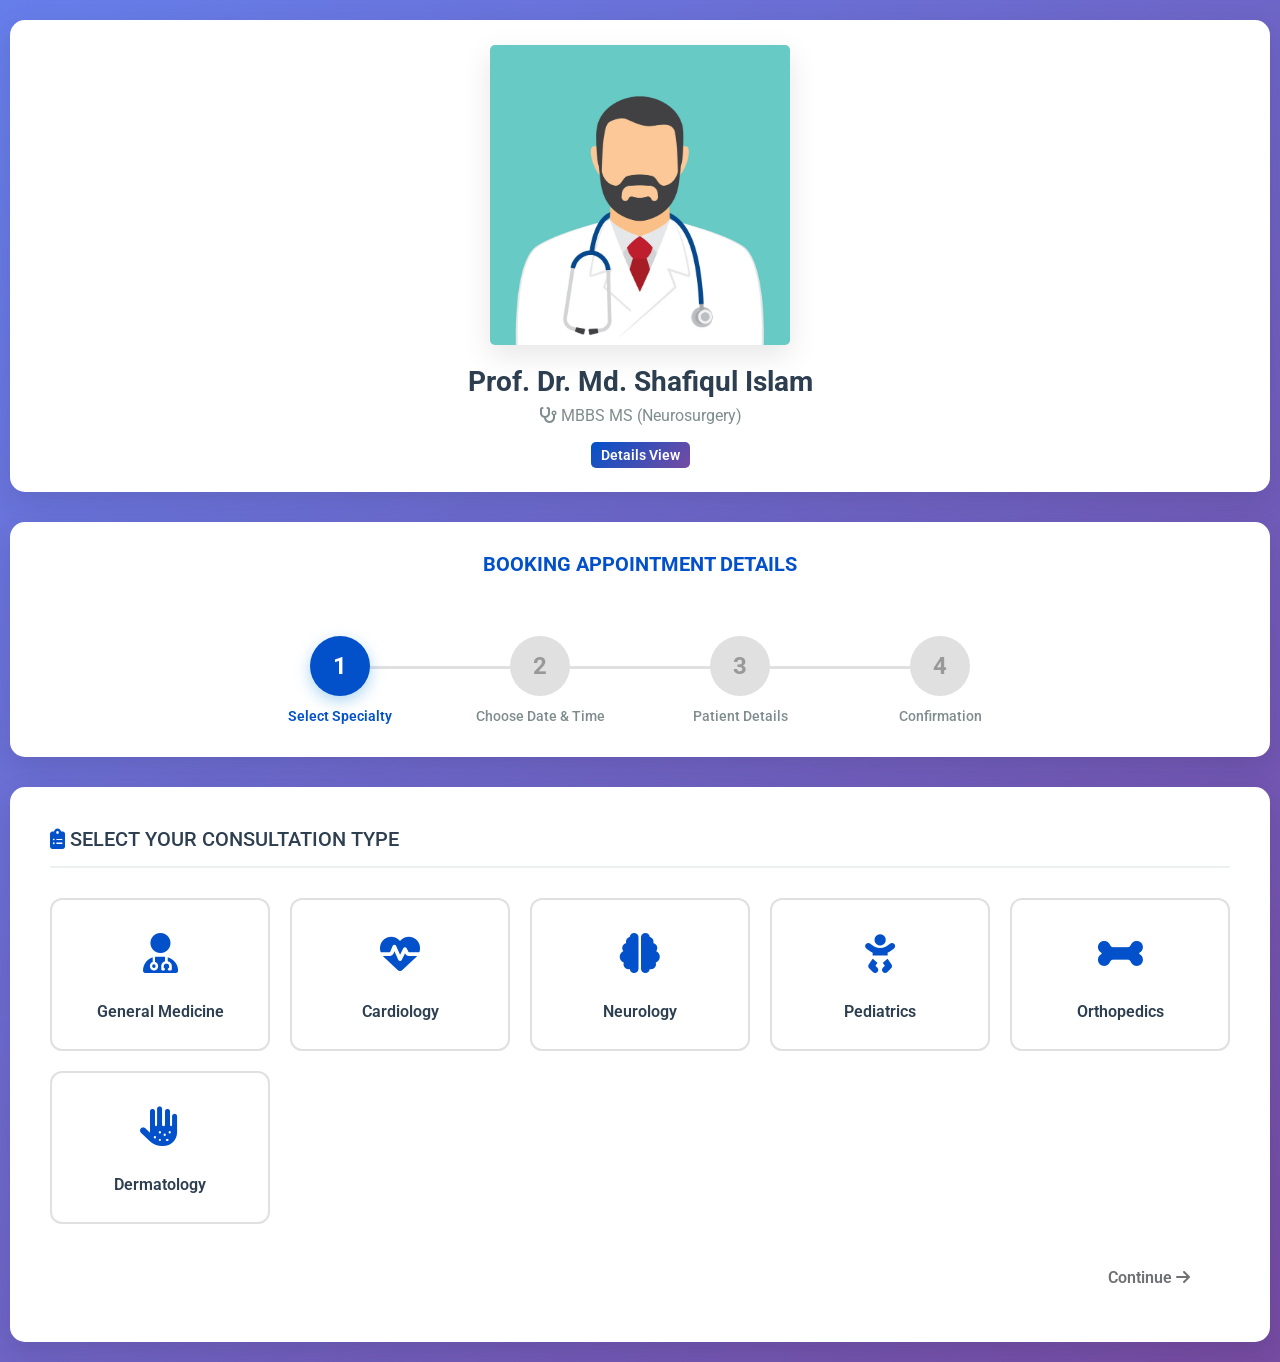
<file: index.html>
<!doctype html>
<html lang="en">
  <head>
    <meta charset="UTF-8" />
    <meta name="viewport" content="width=device-width, initial-scale=1.0" />
    <title>Book Your Appointment</title>
    <link
      href="https://cdn.jsdelivr.net/npm/bootstrap@5.3.2/dist/css/bootstrap.min.css"
      rel="stylesheet"
    />
    <link
      rel="stylesheet"
      href="https://cdnjs.cloudflare.com/ajax/libs/font-awesome/6.4.0/css/all.min.css"
    />
    <link
      href="https://fonts.googleapis.com/css2?family=Roboto:ital,wght@0,100..900;1,100..900&display=swap"
      rel="stylesheet"
    />
    <link rel="stylesheet" href="assets/css/style.css" />
  </head>
  <body>
    <div class="page-container">
      <!-- Header -->
      <div class="header-section">
        <div class="doctor-info">
          <div class="doctor-avatar">
            <img src="assets/images/avata-doctor.png" alt="avata-doctor" />
          </div>
          <div class="doctor-details">
            <h2>Prof. Dr. Md. Shafiqul Islam</h2>
            <p><i class="fas fa-stethoscope"></i> MBBS MS (Neurosurgery)</p>
            <a href="doctor-profile.html">Details View</a>
          </div>
        </div>
      </div>

      <!-- Progress Steps -->
      <div class="steps-container">
        <h3 class="step-headline">Booking Appointment Details</h3>
        <div class="steps-wrapper">
          <div class="step-item active" data-step="1">
            <div class="step-circle">
              <span class="step-number">1</span>
            </div>
            <div class="step-label">Select Specialty</div>
            <div class="step-line"></div>
          </div>
          <div class="step-item" data-step="2">
            <div class="step-circle">
              <span class="step-number">2</span>
            </div>
            <div class="step-label">Choose Date & Time</div>
            <div class="step-line"></div>
          </div>
          <div class="step-item" data-step="3">
            <div class="step-circle">
              <span class="step-number">3</span>
            </div>
            <div class="step-label">Patient Details</div>
            <div class="step-line"></div>
          </div>
          <div class="step-item" data-step="4">
            <div class="step-circle">
              <span class="step-number">4</span>
            </div>
            <div class="step-label">Confirmation</div>
          </div>
        </div>
      </div>

      <!-- Main Content -->
      <div class="content-card" id="mainContent">
        <!-- Dynamic content will load here -->
      </div>
    </div>

    <script src="https://cdn.jsdelivr.net/npm/bootstrap@5.3.2/dist/js/bootstrap.bundle.min.js"></script>
    <script>
      // Booking System State
      const bookingState = {
        currentStep: 1,
        specialty: null,
        date: null,
        timeSlot: null,
        patientInfo: {},
      };

      // Specialty Options
      const specialties = [
        { id: "general", name: "General Medicine", icon: "fa-user-doctor" },
        { id: "cardiology", name: "Cardiology", icon: "fa-heart-pulse" },
        { id: "neurology", name: "Neurology", icon: "fa-brain" },
        { id: "pediatrics", name: "Pediatrics", icon: "fa-baby" },
        { id: "orthopedics", name: "Orthopedics", icon: "fa-bone" },
        { id: "dermatology", name: "Dermatology", icon: "fa-hand-dots" },
      ];

      // Available Time Slots
      const timeSlots = {
        morning: [
          "09:00 AM",
          "09:30 AM",
          "10:00 AM",
          "10:30 AM",
          "11:00 AM",
          "11:30 AM",
        ],
        afternoon: [
          "02:00 PM",
          "02:30 PM",
          "03:00 PM",
          "03:30 PM",
          "04:00 PM",
          "04:30 PM",
        ],
        evening: ["06:00 PM", "06:30 PM", "07:00 PM", "07:30 PM", "08:00 PM"],
      };

      // Initialize
      renderStep(1);

      // Update Progress
      function updateProgress(step) {
        const steps = document.querySelectorAll(".step-item");
        steps.forEach((item, index) => {
          const stepNum = index + 1;
          item.classList.remove("active", "completed");

          if (stepNum < step) {
            item.classList.add("completed");
          } else if (stepNum === step) {
            item.classList.add("active");
          }
        });
      }

      // Render Step
      function renderStep(step) {
        bookingState.currentStep = step;
        updateProgress(step);

        const content = document.getElementById("mainContent");

        switch (step) {
          case 1:
            renderSpecialtySelection();
            break;
          case 2:
            renderDateTimeSelection();
            break;
          case 3:
            renderPatientDetails();
            break;
          case 4:
            renderConfirmation();
            break;
          case 5:
            renderSuccess();
            break;
        }
      }

      // Step 1: Specialty Selection
      function renderSpecialtySelection() {
        const content = document.getElementById("mainContent");
        content.innerHTML = `
                <h3 class="page-title"><i class="fas fa-clipboard-list"></i> Select Your Consultation Type</h3>
                <div class="specialty-grid" id="specialtyGrid">
                    ${specialties
                      .map(
                        (spec) => `
                        <div class="specialty-card ${bookingState.specialty === spec.id ? "selected" : ""}" 
                             onclick="selectSpecialty('${spec.id}')">
                            <div class="specialty-icon">
                                <i class="fas ${spec.icon}"></i>
                            </div>
                            <div class="specialty-name">${spec.name}</div>
                        </div>
                    `,
                      )
                      .join("")}
                </div>
                <div class="text-end">
                    <button class="btn btn-action btn-primary-custom" onclick="goToStep(2)" 
                            ${!bookingState.specialty ? "disabled" : ""}>
                        Continue <i class="fas fa-arrow-right"></i>
                    </button>
                </div>
            `;
      }

      function selectSpecialty(specialtyId) {
        bookingState.specialty = specialtyId;
        renderSpecialtySelection();
      }

      // Step 2: Date & Time Selection
      function renderDateTimeSelection() {
        const dates = getNextDays(7);
        const content = document.getElementById("mainContent");

        content.innerHTML = `
                <h3 class="page-title"><i class="fas fa-calendar-days"></i> Choose Your Appointment Date & Time</h3>
                
                <h5 style="color: var(--primary-color); margin-bottom: 15px;">Select Date</h5>
                <div class="date-selector">
                    ${dates
                      .map(
                        (date) => `
                        <div class="date-btn ${bookingState.date === date.full ? "selected" : ""}" 
                             onclick="selectDate('${date.full}')">
                            <div style="font-size: 12px; ">${date.day}</div>
                            <div style="font-size: 20px; font-weight: bold;">${date.date}</div>
                            <div style="font-size: 11px; ">${date.month}</div>
                        </div>
                    `,
                      )
                      .join("")}
                </div>

                ${
                  bookingState.date
                    ? `
                    <h5 style="color: var(--primary-color); margin-top: 30px; margin-bottom: 15px;">Select Time</h5>
                    
                    <h6 style="color: #7f8c8d; margin-top: 20px;">Morning</h6>
                    <div class="time-slots">
                        ${timeSlots.morning
                          .map(
                            (time) => `
                            <div class="time-slot ${bookingState.timeSlot === time ? "selected" : ""}" 
                                 onclick="selectTime('${time}')">
                                <i class="fas fa-clock"></i> ${time}
                            </div>
                        `,
                          )
                          .join("")}
                    </div>

                    <h6 style="color: #7f8c8d; margin-top: 20px;">Afternoon</h6>
                    <div class="time-slots">
                        ${timeSlots.afternoon
                          .map(
                            (time) => `
                            <div class="time-slot ${bookingState.timeSlot === time ? "selected" : ""}" 
                                 onclick="selectTime('${time}')">
                                <i class="fas fa-clock"></i> ${time}
                            </div>
                        `,
                          )
                          .join("")}
                    </div>

                    <h6 style="color: #7f8c8d; margin-top: 20px;">Evening</h6>
                    <div class="time-slots">
                        ${timeSlots.evening
                          .map(
                            (time) => `
                            <div class="time-slot ${bookingState.timeSlot === time ? "selected" : ""}" 
                                 onclick="selectTime('${time}')">
                                <i class="fas fa-clock"></i> ${time}
                            </div>
                        `,
                          )
                          .join("")}
                    </div>
                `
                    : ""
                }

                <div class="d-flex justify-content-between mt-4">
                    <button class="btn btn-action btn-secondary-custom" onclick="goToStep(1)">
                        <i class="fas fa-arrow-left"></i> Back
                    </button>
                    <button class="btn btn-action btn-primary-custom" 
                            onclick="goToStep(3)" 
                            ${!bookingState.date || !bookingState.timeSlot ? "disabled" : ""}>
                        Continue <i class="fas fa-arrow-right"></i>
                    </button>
                </div>
            `;
      }

      function selectDate(date) {
        bookingState.date = date;
        bookingState.timeSlot = null; // Reset time selection
        renderDateTimeSelection();
      }

      function selectTime(time) {
        bookingState.timeSlot = time;
        renderDateTimeSelection();
      }

      // Step 3: Patient Details
      function renderPatientDetails() {
        const content = document.getElementById("mainContent");
        content.innerHTML = `
                <h3 class="page-title"><i class="fas fa-user"></i> Patient Information</h3>
                
                <form id="patientForm">
                    <div class="row">
                        <div class="col-md-6">
                            <div class="form-group">
                                <label class="form-label">Full Name <span class="required-star">*</span></label>
                                <input type="text" class="form-control" id="patientName" 
                                       value="${bookingState.patientInfo.name || ""}" 
                                       placeholder="Enter your full name">
                            </div>
                        </div>
                        <div class="col-md-6">
                            <div class="form-group">
                                <label class="form-label">Phone Number <span class="required-star">*</span></label>
                                <input type="tel" class="form-control" id="patientPhone" 
                                       value="${bookingState.patientInfo.phone || ""}" 
                                       placeholder="Enter phone number">
                            </div>
                        </div>
                    </div>

                    <div class="row">
                        <div class="col-md-6">
                            <div class="form-group">
                                <label class="form-label">Email Address <span class="required-star">*</span></label>
                                <input type="email" class="form-control" id="patientEmail" 
                                       value="${bookingState.patientInfo.email || ""}" 
                                       placeholder="Enter email address">
                            </div>
                        </div>
                        <div class="col-md-3">
                            <div class="form-group">
                                <label class="form-label">Age <span class="required-star">*</span></label>
                                <input type="number" class="form-control" id="patientAge" 
                                       value="${bookingState.patientInfo.age || ""}" 
                                       placeholder="Age">
                            </div>
                        </div>
                        <div class="col-md-3">
                            <div class="form-group">
                                <label class="form-label">Gender <span class="required-star">*</span></label>
                                <select class="form-select" id="patientGender">
                                    <option value="">Select</option>
                                    <option value="male" ${bookingState.patientInfo.gender === "male" ? "selected" : ""}>Male</option>
                                    <option value="female" ${bookingState.patientInfo.gender === "female" ? "selected" : ""}>Female</option>
                                    <option value="other" ${bookingState.patientInfo.gender === "other" ? "selected" : ""}>Other</option>
                                </select>
                            </div>
                        </div>
                    </div>

                    <div class="form-group">
                        <label class="form-label">Address</label>
                        <textarea class="form-control" id="patientAddress" rows="3" 
                                  placeholder="Enter your full address">${bookingState.patientInfo.address || ""}</textarea>
                    </div>

                    <div class="form-group">
                        <label class="form-label">Reason for Visit</label>
                        <textarea class="form-control" id="visitReason" rows="6" 
                                  placeholder="Brief description of your health concern">${bookingState.patientInfo.reason || ""}</textarea>
                    </div>
                </form>

                <div class="d-flex justify-content-between mt-4">
                    <button class="btn btn-action btn-secondary-custom" onclick="goToStep(2)">
                        <i class="fas fa-arrow-left"></i> Back
                    </button>
                    <button class="btn btn-action btn-primary-custom" onclick="savePatientDetails()">
                        Continue <i class="fas fa-arrow-right"></i>
                    </button>
                </div>
            `;
      }

      function savePatientDetails() {
        // Save without validation (backend will validate)
        bookingState.patientInfo = {
          name: document.getElementById("patientName").value,
          phone: document.getElementById("patientPhone").value,
          email: document.getElementById("patientEmail").value,
          age: document.getElementById("patientAge").value,
          gender: document.getElementById("patientGender").value,
          address: document.getElementById("patientAddress").value,
          reason: document.getElementById("visitReason").value,
        };
        goToStep(4);
      }

      // Step 4: Confirmation
      function renderConfirmation() {
        const specialtyName =
          specialties.find((s) => s.id === bookingState.specialty)?.name || "";
        const content = document.getElementById("mainContent");

        content.innerHTML = `
                <h3 class="page-title"><i class="fas fa-check-circle"></i> Review Your Appointment</h3>
                
                <div class="summary-box">
                    <h5 style="color: var(--primary-color); margin-bottom: 20px;">Appointment Details</h5>
                    <div class="summary-item">
                        <span class="summary-label"><i class="fas fa-stethoscope"></i> Consultation Type</span>
                        <span class="summary-value">${specialtyName}</span>
                    </div>
                    <div class="summary-item">
                        <span class="summary-label"><i class="fas fa-calendar"></i> Date</span>
                        <span class="summary-value">${bookingState.date}</span>
                    </div>
                    <div class="summary-item">
                        <span class="summary-label"><i class="fas fa-clock"></i> Time</span>
                        <span class="summary-value">${bookingState.timeSlot}</span>
                    </div>
                </div>

                <div class="summary-box">
                    <h5 style="color: var(--primary-color); margin-bottom: 20px;">Patient Information</h5>
                    <div class="summary-item">
                        <span class="summary-label"><i class="fas fa-user"></i> Name</span>
                        <span class="summary-value">${bookingState.patientInfo.name}</span>
                    </div>
                    <div class="summary-item">
                        <span class="summary-label"><i class="fas fa-phone"></i> Phone</span>
                        <span class="summary-value">${bookingState.patientInfo.phone}</span>
                    </div>
                    <div class="summary-item">
                        <span class="summary-label"><i class="fas fa-envelope"></i> Email</span>
                        <span class="summary-value">${bookingState.patientInfo.email}</span>
                    </div>
                    <div class="summary-item">
                        <span class="summary-label"><i class="fas fa-calendar-days"></i> Age</span>
                        <span class="summary-value">${bookingState.patientInfo.age} years</span>
                    </div>
                </div>

                <div class="alert alert-info">
                    <i class="fas fa-info-circle"></i> Please review all details carefully before confirming your appointment.
                </div>

                <div class="d-flex justify-content-between mt-4">
                    <button class="btn btn-action btn-secondary-custom" onclick="goToStep(3)">
                        <i class="fas fa-arrow-left"></i> Back
                    </button>
                    <button class="btn btn-action btn-primary-custom" onclick="confirmBooking()">
                        <i class="fas fa-check"></i> Confirm Appointment
                    </button>
                </div>
            `;
      }

      // Step 5: Success
      function renderSuccess() {
        const appointmentId =
          "APT" + Math.random().toString(36).substr(2, 9).toUpperCase();
        const content = document.getElementById("mainContent");

        content.innerHTML = `
                <div class="text-center">
                    <div class="success-icon">
                        <i class="fas fa-check-circle"></i>
                    </div>
                    <h2 class="success-title">Appointment Confirmed!</h2>
                    <p class="success-message">Your appointment has been successfully booked.</p>
                    
                    <div class="appointment-id">
                        <strong>Appointment ID:</strong> <span style="color: var(--secondary-color); font-size: 20px;">${appointmentId}</span>
                    </div>

                    <div class="summary-box" style="max-width: 500px; margin: 0 auto 30px;">
                        <div class="summary-item">
                            <span class="summary-label">Date</span>
                            <span class="summary-value">${bookingState.date}</span>
                        </div>
                        <div class="summary-item">
                            <span class="summary-label">Time</span>
                            <span class="summary-value">${bookingState.timeSlot}</span>
                        </div>
                        <div class="summary-item">
                            <span class="summary-label">Patient</span>
                            <span class="summary-value">${bookingState.patientInfo.name}</span>
                        </div>
                    </div>

                    <div class="alert alert-success">
                        <i class="fas fa-envelope"></i> A confirmation email has been sent to <strong>${bookingState.patientInfo.email}</strong>
                    </div>

                    <div class="mt-4">
                        <button class="btn btn-action btn-primary-custom me-2" onclick="window.print()">
                            <i class="fas fa-print"></i> Print Details
                        </button>
                        <button class="btn btn-action btn-secondary-custom" onclick="location.reload()">
                            <i class="fas fa-plus"></i> Book Another
                        </button>
                    </div>
                </div>
            `;
      }

      // Confirm Booking
      function confirmBooking() {
        // Here you would send data to backend
        const bookingData = {
          specialty: bookingState.specialty,
          date: bookingState.date,
          time: bookingState.timeSlot,
          patient: bookingState.patientInfo,
        };

        console.log("Booking Data:", bookingData);

        // Submit to backend here
        // fetch('/api/appointments', { method: 'POST', body: JSON.stringify(bookingData) })

        goToStep(5);
      }

      // Navigation
      function goToStep(step) {
        renderStep(step);
        window.scrollTo({ top: 0, behavior: "smooth" });
      }

      // Helper: Get next 7 days
      function getNextDays(count) {
        const days = ["Sun", "Mon", "Tue", "Wed", "Thu", "Fri", "Sat"];
        const months = [
          "Jan",
          "Feb",
          "Mar",
          "Apr",
          "May",
          "Jun",
          "Jul",
          "Aug",
          "Sep",
          "Oct",
          "Nov",
          "Dec",
        ];
        const dates = [];

        for (let i = 0; i < count; i++) {
          const date = new Date();
          date.setDate(date.getDate() + i);
          dates.push({
            day: days[date.getDay()],
            date: date.getDate(),
            month: months[date.getMonth()],
            full: `${date.getDate()} ${months[date.getMonth()]} ${date.getFullYear()}`,
          });
        }
        return dates;
      }
    </script>
  </body>
</html>
</file>
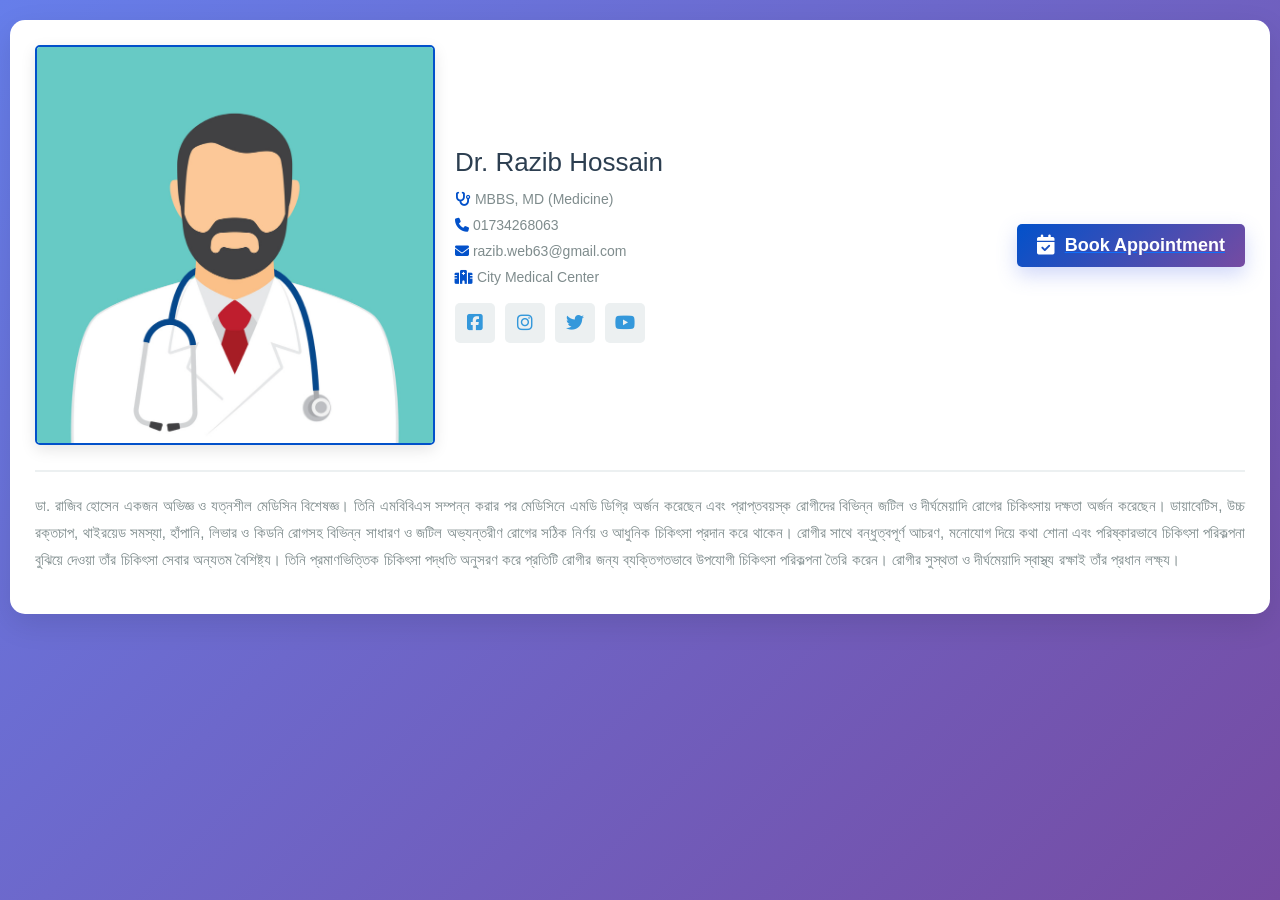
<file: doctor-profile.html>
<!doctype html>
<html lang="en">
  <head>
    <meta charset="UTF-8" />
    <meta name="viewport" content="width=device-width, initial-scale=1.0" />
    <title>Book Your Appointment</title>
    <link
      href="https://cdn.jsdelivr.net/npm/bootstrap@5.3.2/dist/css/bootstrap.min.css"
      rel="stylesheet"
    />
    <link
      rel="stylesheet"
      href="https://cdnjs.cloudflare.com/ajax/libs/font-awesome/6.4.0/css/all.min.css"
    />
    <link rel="stylesheet" href="assets/css/style.css" />
  </head>
  <body>
    <div class="page-container">
      <!-- Header -->
      <div class="header-section">
        <div class="header-content-wrapper">
          <div class="doctor-details-info">
            <div class="doctor-details-avatar">
              <img src="assets/images/avata-doctor.png" alt="avata-doctor" />
            </div>
            <div class="doctor-bio-details">
              <h2>Dr. Razib Hossain</h2>
              <p><i class="fas fa-stethoscope"></i> MBBS, MD (Medicine)</p>
              <p><i class="fas fa-phone"></i> 01734268063</p>
              <p><i class="fas fa-envelope"></i> razib.web63@gmail.com</p>
              <p><i class="fas fa-hospital"></i> City Medical Center</p>
              <div class="social-media">
                <div class="social-media-item">
                  <i class="fa-brands fa-square-facebook"></i>
                </div>
                <div class="social-media-item">
                  <i class="fa-brands fa-instagram"></i>
                </div>
                <div class="social-media-item">
                  <i class="fa-brands fa-twitter"></i>
                </div>
                <div class="social-media-item">
                  <i class="fa-brands fa-youtube"></i>
                </div>
              </div>
            </div>
          </div>

          <!-- Book Now Button -->
          <div class="book-now-section">
            <a href="index.html">
              <button class="btn-book-now">
                <i class="fas fa-calendar-check"></i> Book Appointment
              </button>
            </a>
          </div>
        </div>

        <div class="discription">
          <p>
            ডা. রাজিব হোসেন একজন অভিজ্ঞ ও যত্নশীল মেডিসিন বিশেষজ্ঞ। তিনি
            এমবিবিএস সম্পন্ন করার পর মেডিসিনে এমডি ডিগ্রি অর্জন করেছেন এবং
            প্রাপ্তবয়স্ক রোগীদের বিভিন্ন জটিল ও দীর্ঘমেয়াদি রোগের চিকিৎসায়
            দক্ষতা অর্জন করেছেন। ডায়াবেটিস, উচ্চ রক্তচাপ, থাইরয়েড সমস্যা,
            হাঁপানি, লিভার ও কিডনি রোগসহ বিভিন্ন সাধারণ ও জটিল অভ্যন্তরীণ রোগের
            সঠিক নির্ণয় ও আধুনিক চিকিৎসা প্রদান করে থাকেন। রোগীর সাথে
            বন্ধুত্বপূর্ণ আচরণ, মনোযোগ দিয়ে কথা শোনা এবং পরিষ্কারভাবে চিকিৎসা
            পরিকল্পনা বুঝিয়ে দেওয়া তাঁর চিকিৎসা সেবার অন্যতম বৈশিষ্ট্য। তিনি
            প্রমাণভিত্তিক চিকিৎসা পদ্ধতি অনুসরণ করে প্রতিটি রোগীর জন্য
            ব্যক্তিগতভাবে উপযোগী চিকিৎসা পরিকল্পনা তৈরি করেন। রোগীর সুস্থতা ও
            দীর্ঘমেয়াদি স্বাস্থ্য রক্ষাই তাঁর প্রধান লক্ষ্য।
          </p>
        </div>
      </div>
    </div>

    <script src="https://cdn.jsdelivr.net/npm/bootstrap@5.3.2/dist/js/bootstrap.bundle.min.js"></script>
  </body>
</html>
</file>
<file: assets/css/style.css>
:root {
  --primary-color: #2c3e50;
  --secondary-color: #0251ca;
  --success-color: #27ae60;
  --warning-color: #f39c12;
  --danger-color: #e74c3c;
  --light-bg: #ecf0f1;
  --card-shadow: 0 10px 30px rgba(0, 0, 0, 0.1);
}

* {
  margin: 0;
  padding: 0;
  box-sizing: border-box;
}

body {
  font-family: "Roboto", sans-serif;
  background: linear-gradient(135deg, #667eea 0%, #764ba2 100%);
  min-height: 100vh;
  padding: 20px 10px;
}

.page-container {
  max-width: 1370px;
  margin: 0 auto;
}

/* Header Section */
.header-section {
  background: white;
  border-radius: 15px;
  padding: 25px;
  margin-bottom: 30px;
  box-shadow: var(--card-shadow);
}

.doctor-info {
  display: flex;
  flex-direction: column;
  align-items: center;
  gap: 20px;
  justify-content: center;
}

.doctor-avatar img {
  width: 300px !important;
  height: 300px !important;
  border-radius: 5px;
  box-shadow: 0 10px 30px rgba(0, 0, 0, 0.1);
  display: flex;
  align-items: center;
  justify-content: center;
  color: white;
}
.doctor-details {
  text-align: center;
  text-decoration: none !important;

}

.doctor-details h2 {
  color: var(--primary-color);
  margin-bottom: 5px;
  font-weight: 700;
  font-size: 28px;
  text-align: center;
}

.doctor-details p {
  color: #7f8c8d;
  margin: 5px 0;
  text-align: center;
  padding-bottom: 10px;
}
.doctor-details a {
  text-decoration: none !important;
   background: linear-gradient(135deg, #0251ca 0%, #764ba2 100%);
  padding: 5px 10px;
  border-radius: 5px;
  color: #ffffff;
  font-weight: 600;
  font-size: 14px;
}

/* Progress Steps */
.steps-container {
  background: white;
  border-radius: 15px;
  padding: 30px;
  margin-bottom: 30px;
  box-shadow: var(--card-shadow);
}

.steps-wrapper {
  display: flex;
  justify-content: space-between;
  position: relative;
  max-width: 800px;
  margin: 0 auto;
}
.step-headline {
  font-size: 20px;
  text-transform: uppercase;
  text-align: center;
  margin-bottom: 60px;
  color: #0251ca;
  font-weight: 700;
}
.step-item {
  flex: 1;
  text-align: center;
  position: relative;
}

.step-circle {
  width: 60px;
  height: 60px;
  border-radius: 50%;
  background: #e0e0e0;
  color: #999;
  display: flex;
  align-items: center;
  justify-content: center;
  margin: 0 auto 10px;
  font-size: 24px;
  font-weight: bold;
  position: relative;
  z-index: 2;
  transition: all 0.3s;
}

.step-item.active .step-circle {
  background: var(--secondary-color);
  color: white;
  box-shadow: 0 5px 15px rgba(52, 152, 219, 0.4);
}

.step-item.completed .step-circle {
  background: var(--success-color);
  color: white;
}

.step-item.completed .step-circle::after {
  content: "\f00c";
  font-family: "Font Awesome 6 Free";
  font-weight: 900;
  font-size: 20px;
}

.step-item.completed .step-number {
  display: none;
}

.step-label {
  color: #7f8c8d;
  font-size: 14px;
  font-weight: 500;
}

.step-item.active .step-label {
  color: var(--secondary-color);
  font-weight: 600;
}

.step-line {
  position: absolute;
  top: 30px;
  left: 50%;
  right: -50%;
  height: 3px;
  background: #e0e0e0;
  z-index: 1;
}

.step-item:last-child .step-line {
  display: none;
}

.step-item.completed .step-line {
  background: var(--success-color);
}

/* Main Content Card */
.content-card {
  background: white;
  border-radius: 15px;
  padding: 40px;
  box-shadow: var(--card-shadow);
  min-height: 500px;
}

.page-title {
  color: var(--primary-color);
  font-size: 20px;
  margin-bottom: 30px;
  padding-bottom: 15px;
  border-bottom: 2px solid var(--light-bg);
  text-transform: uppercase;
  font-weight: 500;
}

.page-title i {
  color: #0251ca;
}

/* Form Styles */
.form-group {
  margin-bottom: 25px;
}

.form-label {
  color: var(--primary-color);
  font-weight: 600;
  margin-bottom: 8px;
  font-size: 15px;
}

.required-star {
  color: var(--danger-color);
}

.form-control,
.form-select {
  border: 2px solid #e0e0e0;
  border-radius: 8px;
  padding: 12px 15px;
  font-size: 15px;
  transition: all 0.3s;
}

.form-control:focus,
.form-select:focus {
  border-color: var(--secondary-color);
  box-shadow: 0 0 0 3px rgba(52, 152, 219, 0.1);
}

/* Specialty Cards */
.specialty-grid {
  display: grid;
  grid-template-columns: repeat(auto-fill, minmax(200px, 1fr));
  gap: 20px;
  margin-bottom: 30px;
}

.specialty-card {
  border: 2px solid #e0e0e0;
  border-radius: 12px;
  padding: 25px;
  text-align: center;
  cursor: pointer;
  transition: all 0.3s;
}

.specialty-card:hover {
  border-color: var(--secondary-color);
  transform: translateY(-5px);
  box-shadow: 0 5px 15px rgba(0, 0, 0, 0.1);
}

.specialty-card.selected {
  border-color: var(--secondary-color);
  background: rgba(52, 152, 219, 0.05);
}

.specialty-icon {
  font-size: 40px;
  margin-bottom: 15px;
  color: var(--secondary-color);
}

.specialty-name {
  color: var(--primary-color);
  font-weight: 600;
  font-size: 16px;
}

/* Time Slot Selection */
.date-selector {
  display: grid;
  grid-template-columns: repeat(auto-fill, minmax(100px, 1fr));
  gap: 15px;
  margin-bottom: 30px;
}

.date-btn {
  border: 2px solid #e0e0e0;
  border-radius: 8px;
  padding: 15px;
  text-align: center;
  cursor: pointer;
  transition: all 0.3s;
  background: white;
  font-weight: 500;
}

.date-btn:hover {
  border-color: var(--secondary-color);
}

.date-btn.selected {
  border-color: var(--secondary-color);
  background: var(--secondary-color);
  color: #ffffff !important;
  font-weight: 600;
}

.time-slots {
  display: grid;
  grid-template-columns: repeat(auto-fill, minmax(120px, 1fr));
  gap: 15px;
}

.time-slot {
  border: 2px solid #e0e0e0;
  border-radius: 8px;
  padding: 12px;
  text-align: center;
  cursor: pointer;
  transition: all 0.3s;
}

.time-slot:hover {
  border-color: var(--secondary-color);
}

.time-slot.selected {
  border-color: var(--success-color);
  background: var(--success-color);
  color: white;
}

.time-slot.unavailable {
  background: #f5f5f5;
  color: #bbb;
  cursor: not-allowed;
}

/* Buttons */
.btn-action {
  padding: 12px 40px;
  border-radius: 8px;
  font-weight: 600;
  font-size: 16px;
  transition: all 0.3s;
  border: none;
}

.btn-primary-custom {
  background: var(--secondary-color);
  color: white;
}

.btn-primary-custom:hover {
  background: #2980b9;
  transform: translateY(-2px);
  box-shadow: 0 5px 15px rgba(52, 152, 219, 0.3);
  color: #ffffff;
}

.btn-secondary-custom {
  background: #95a5a6;
  color: white;
}

.btn-secondary-custom:hover {
  background: #7f8c8d;
}

/* Summary Box */
.summary-box {
  background: var(--light-bg);
  border-radius: 12px;
  padding: 25px;
  margin-bottom: 30px;
}

.summary-item {
  display: flex;
  justify-content: space-between;
  padding: 12px 0;
  border-bottom: 1px solid #ddd;
}

.summary-item:last-child {
  border-bottom: none;
}

.summary-label {
  color: #7f8c8d;
  font-weight: 500;
}

.summary-value {
  color: var(--primary-color);
  font-weight: 600;
}

/* Success Page */
.success-icon {
  font-size: 100px;
  color: var(--success-color);
  margin-bottom: 20px;
}

.success-title {
  color: var(--primary-color);
  font-size: 32px;
  margin-bottom: 15px;
}

.success-message {
  color: #7f8c8d;
  font-size: 18px;
  margin-bottom: 30px;
}

.appointment-id {
  background: var(--light-bg);
  padding: 15px;
  border-radius: 8px;
  display: inline-block;
  margin-bottom: 30px;
}

/* Responsive */
@media (max-width: 768px) {
  .doctor-info {
    flex-direction: column;
    text-align: center;
  }

  .doctor-details h2 {
    font-size: 22px;
  }

  .step-headline {
    font-size: 18px;
    margin-bottom: 20px;
  }
  .page-title {
    font-size: 17px;
  }

  .steps-wrapper {
    flex-direction: column;
    gap: 20px;
  }

  .step-line {
    display: none;
  }

  .content-card {
    padding: 25px;
  }

  .specialty-grid {
    grid-template-columns: repeat(2, 1fr);
  }

  .doctor-details-info {
    flex-direction: column;
  }
  .doctor-details-avatar img {
    height: auto !important;
    width: 320px !important;
    border-radius: 5px;
    box-shadow: 0 5px 15px rgba(0, 0, 0, 0.1);
  }
  .social-media {
    display: flex;
    gap: 10px;
    align-items: center;
  }
  .social-media-item {
    display: flex;
    align-items: center;
    justify-content: center;
    background-color: #0251ca;
    width: 40px;
    height: 40px;
    border-radius: 5px;
  }
  .social-media-item i {
    font-size: 25px;
    color: #ffffff;
  }
  .discription {
    text-align: justify;
  }
}

.doctor-details-info {
  display: flex;
  /* align-items: center; */
  gap: 20px;
}
.doctor-details-avatar img {
  height: 400px;
  width: 400px;
  border-radius: 5px;
  box-shadow: 0 5px 15px rgba(0, 0, 0, 0.1);
}

.social-media {
  display: flex;
  gap: 10px;
  align-items: center;
}
.social-media-item {
  display: flex;
  align-items: center;
  justify-content: center;
  background-color: #0251ca;
  width: 40px;
  height: 40px;
  border-radius: 5px;
}
.social-media-item i {
  font-size: 25px;
  color: #ffffff;
}
.discription {
  padding-top: 50px;
  font-size: 18px;
  font-weight: 400;
}

.header-content-wrapper {
  display: flex;
  justify-content: space-between;
  align-items: center;
  gap: 30px;
  margin-bottom: 25px;
}

.doctor-details-info {
  display: flex;
  align-items: center;
  gap: 20px;
  flex: 1;
}

.doctor-details-avatar {
  flex-shrink: 0;
}

.doctor-details-avatar img {
  width: 400px;
  height: 400px;
  border-radius: 5px;
  object-fit: cover;
  border: 2px solid #0251ca;
}

.doctor-bio-details h2 {
  color: #2c3e50;
  margin-bottom: 10px;
  font-size: 26px;
}

.doctor-bio-details p {
  color: #7f8c8d;
  margin: 5px 0;
  font-size: 14px;
}

.doctor-bio-details i {
  color: #0251ca;
}

.social-media {
  display: flex;
  gap: 10px;
  margin-top: 15px;
}

.social-media-item {
  width: 40px;
  height: 40px;
  border-radius: 5px;
  background: #ecf0f1;
  display: flex;
  align-items: center;
  justify-content: center !important;
  cursor: pointer;
  transition: all 0.3s;
}

.social-media-item:hover {
  background: #0251ca;
  color: white;
  transform: translateY(-3px);
}

.social-media-item i {
  font-size: 18px;
  color: #3498db;
  transition: color 0.3s;
}

.social-media-item:hover i {
  color: white;
}

/* Book Now Button */
.book-now-section {
  flex-shrink: 0;
}

.btn-book-now {
  background: linear-gradient(135deg, #0251ca 0%, #764ba2 100%);
  color: white;
  border: none;
  padding: 8px 20px;
  border-radius: 5px;
  font-size: 18px;
  font-weight: 600;
  cursor: pointer;
  box-shadow: 0 8px 20px rgba(102, 126, 234, 0.3);
  transition: all 0.3s;
  display: flex;
  align-items: center;
  gap: 10px;
}

.btn-book-now:hover {
  transform: translateY(-3px);
  box-shadow: 0 12px 30px rgba(102, 126, 234, 0.5);
}

.btn-book-now i {
  font-size: 20px;
}

/* Description */
.discription {
  margin-top: 20px;
  padding-top: 20px;
  border-top: 2px solid #ecf0f1;
}

.discription p {
  color: #7f8c8d;
  line-height: 1.8;
  font-size: 15px;
  text-align: justify;
}

/* Responsive */
@media (max-width: 768px) {
  .header-content-wrapper {
    flex-direction: column;
    align-items: flex-start;
  }

  .doctor-details-info {
    flex-direction: column;
    text-align: center;
  }

  .book-now-section {
    width: 100%;
  }

  .btn-book-now {
    width: 100%;
    justify-content: center;
  }
}
</file>
